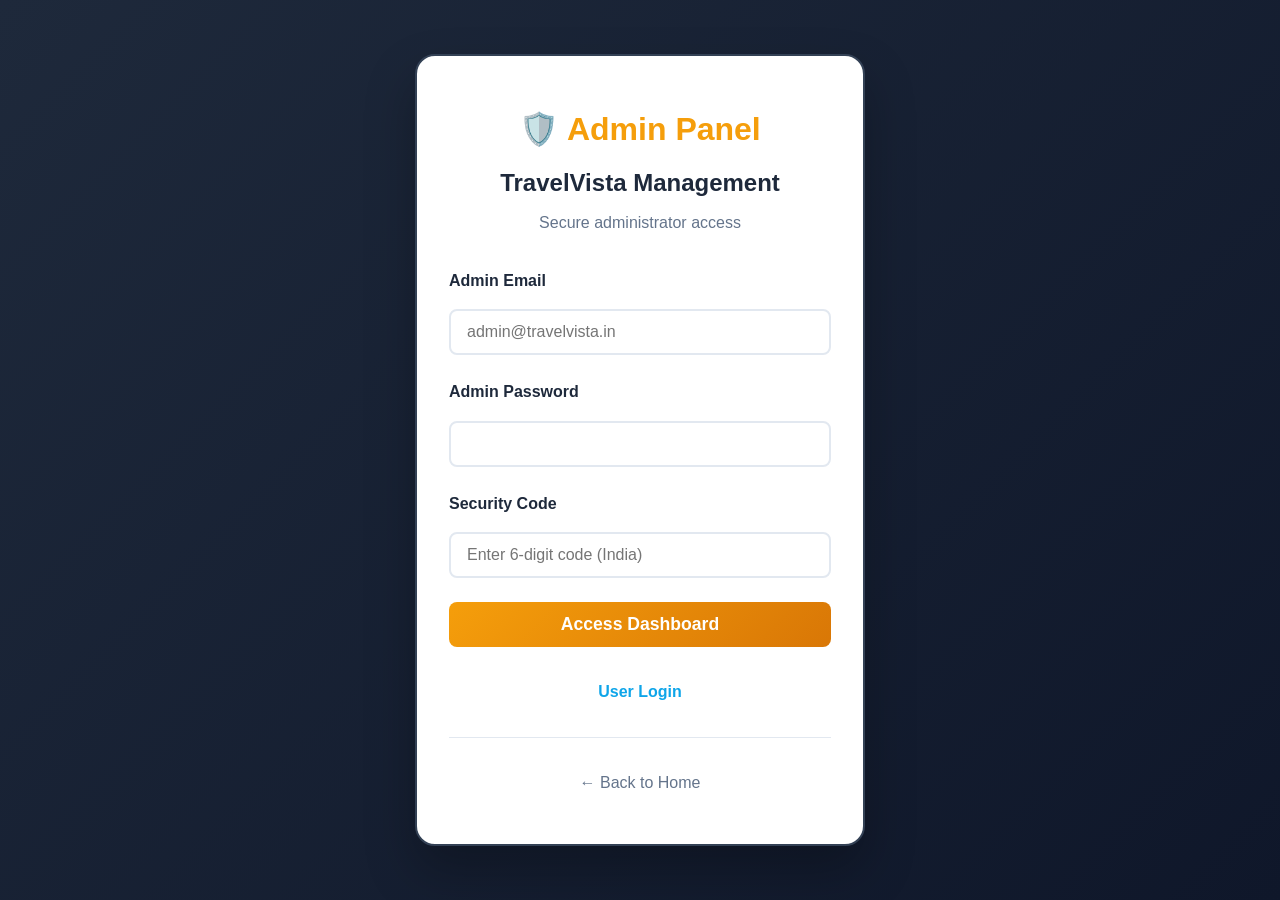
<file: admin-dashboard.html>
<!DOCTYPE html>
<html lang="en">
<head>
    <meta charset="UTF-8">
    <meta name="viewport" content="width=device-width, initial-scale=1.0">
    <title>Admin Dashboard - TravelVista</title>
    <link rel="stylesheet" href="styles/main.css">
    <link rel="stylesheet" href="styles/components.css">
    <link rel="stylesheet" href="styles/admin.css">
</head>
<body class="admin-body">
    <!-- Admin Header -->
    <header class="admin-header">
        <div class="admin-nav">
            <div class="admin-logo">
                <h2>🛡️ TravelVista Admin</h2>
            </div>
            <div class="admin-user">
                <span>Welcome, Admin</span>
                <a href="admin-login.html" class="logout-btn">Logout</a>
            </div>
        </div>
    </header>

    <div class="admin-container">
        <!-- Sidebar -->
        <aside class="admin-sidebar">
            <nav class="admin-menu">
                <a href="#dashboard" class="menu-item active" data-tab="dashboard">
                    📊 Dashboard
                </a>
                <a href="#packages" class="menu-item" data-tab="packages">
                    🎁 Manage Packages
                </a>
                <a href="#bookings" class="menu-item" data-tab="bookings">
                    📋 View Bookings
                </a>
                <a href="#users" class="menu-item" data-tab="users">
                    👥 Manage Users
                </a>
                <a href="#destinations" class="menu-item" data-tab="destinations">
                    🌍 Destinations
                </a>
                <a href="#reports" class="menu-item" data-tab="reports">
                    📈 Reports
                </a>
            </nav>
        </aside>

        <!-- Main Content -->
        <main class="admin-main">
            <!-- Dashboard Tab -->
            <div id="dashboard" class="admin-tab active">
                <div class="admin-header-section">
                    <h1>Dashboard Overview</h1>
                    <p>Welcome to the TravelVista management system</p>
                </div>

                <div class="dashboard-stats">
                    <div class="stat-card">
                        <div class="stat-icon">👥</div>
                        <div class="stat-info">
                            <h3>1,234</h3>
                            <p>Total Users</p>
                        </div>
                    </div>
                    <div class="stat-card">
                        <div class="stat-icon">📋</div>
                        <div class="stat-info">
                            <h3>567</h3>
                            <p>Active Bookings</p>
                        </div>
                    </div>
                    <div class="stat-card">
                        <div class="stat-icon">🎁</div>
                        <div class="stat-info">
                            <h3>24</h3>
                            <p>Total Packages</p>
                        </div>
                    </div>
                    <div class="stat-card">
                        <div class="stat-icon">💰</div>
                        <div class="stat-info">
                            <h3>₹7,45,000</h3>
                            <p>Monthly Revenue (INR)</p>
                        </div>
                    </div>
                </div>

                <div class="dashboard-charts">
                    <div class="chart-card">
                        <h3>Recent Bookings</h3>
                        <div class="recent-bookings">
                            <div class="booking-item">
                                <div class="booking-info">
                                    <strong>Sarah Johnson</strong>
                                    <strong>Rohit Sharma</strong>
                                    <p>Goa Beach Retreat - ₹15,000</p>
                                </div>
                                <div class="booking-status pending">Pending</div>
                            </div>
                            <div class="booking-item">
                                <div class="booking-info">
                                    <strong>Michael Chen</strong>
                                    <strong>Priya Singh</strong>
                                    <p>Kerala Backwaters Experience - ₹18,000</p>
                                </div>
                                <div class="booking-status confirmed">Confirmed</div>
                            </div>
                            <div class="booking-item">
                                <div class="booking-info">
                                    <strong>Emma Wilson</strong>
                                    <strong>Arjun Patel</strong>
                                    <p>Himalayan Adventure Trek - ₹22,000</p>
                                </div>
                                <div class="booking-status confirmed">Confirmed</div>
                            </div>
                        </div>
                    </div>

                    <div class="chart-card">
                        <h3>Popular Destinations</h3>
                        <div class="destination-stats">
                            <div class="destination-stat">
                                <span>Bali, Indonesia</span>
                                <div class="stat-bar">
                                    <div class="stat-fill" style="width: 85%"></div>
                                </div>
                                <span>85%</span>
                            </div>
                            <div class="destination-stat">
                                <span>Paris, France</span>
                                <div class="stat-bar">
                                    <div class="stat-fill" style="width: 72%"></div>
                                </div>
                                <span>72%</span>
                            </div>
                            <div class="destination-stat">
                                <span>Tokyo, Japan</span>
                                <div class="stat-bar">
                                    <div class="stat-fill" style="width: 68%"></div>
                                </div>
                                <span>68%</span>
                            </div>
                        </div>
                    </div>
                </div>
            </div>

            <!-- Packages Tab -->
            <div id="packages" class="admin-tab">
                <div class="admin-header-section">
                    <h1>Manage Packages</h1>
                    <button class="btn-primary" id="add-package-btn">Add New Package</button>
                </div>

                <div class="packages-table">
                    <table class="admin-table">
                        <thead>
                            <tr>
                                <th>Package Name</th>
                                <th>Destination</th>
                                <th>Duration</th>
                                <th>Price</th>
                                <th>Status</th>
                                <th>Actions</th>
                            </tr>
                        </thead>
                        <tbody>
                            <tr>
                                <td>Tropical Paradise Adventure</td>
                                <td>Bali, Indonesia</td>
                                <td>7 Days</td>
                                <td>$899</td>
                                <td><span class="status-badge active">Active</span></td>
                                <td class="table-actions">
                                    <button class="btn-edit">Edit</button>
                                    <button class="btn-delete">Delete</button>
                                </td>
                            </tr>
                            <tr>
                                <td>Romantic European Getaway</td>
                                <td>Paris, France</td>
                                <td>5 Days</td>
                                <td>$1,299</td>
                                <td><span class="status-badge active">Active</span></td>
                                <td class="table-actions">
                                    <button class="btn-edit">Edit</button>
                                    <button class="btn-delete">Delete</button>
                                </td>
                            </tr>
                            <tr>
                                <td>Greek Islands Explorer</td>
                                <td>Santorini, Greece</td>
                                <td>6 Days</td>
                                <td>$1,099</td>
                                <td><span class="status-badge active">Active</span></td>
                                <td class="table-actions">
                                    <button class="btn-edit">Edit</button>
                                    <button class="btn-delete">Delete</button>
                                </td>
                            </tr>
                        </tbody>
                    </table>
                </div>
            </div>

            <!-- Bookings Tab -->
            <div id="bookings" class="admin-tab">
                <div class="admin-header-section">
                    <h1>View Bookings</h1>
                    <div class="booking-filters">
                        <select>
                            <option>All Bookings</option>
                            <option>Pending</option>
                            <option>Confirmed</option>
                            <option>Completed</option>
                            <option>Cancelled</option>
                        </select>
                    </div>
                </div>

                <div class="bookings-table">
                    <table class="admin-table">
                        <thead>
                            <tr>
                                <th>Booking ID</th>
                                <th>Customer</th>
                                <th>Package</th>
                                <th>Travel Date</th>
                                <th>Travelers</th>
                                <th>Total</th>
                                <th>Status</th>
                                <th>Actions</th>
                            </tr>
                        </thead>
                        <tbody>
                            <tr>
                                <td>#BK001</td>
                                <td>Sarah Johnson<br><small>sarah@email.com</small></td>
                                <td>Tropical Paradise Adventure</td>
                                <td>2024-06-15</td>
                                <td>2</td>
                                <td>$1,798</td>
                                <td><span class="status-badge pending">Pending</span></td>
                                <td class="table-actions">
                                    <button class="btn-confirm">Confirm</button>
                                    <button class="btn-cancel">Cancel</button>
                                </td>
                            </tr>
                            <tr>
                                <td>#BK002</td>
                                <td>Michael Chen<br><small>michael@email.com</small></td>
                                <td>Japan Discovery Tour</td>
                                <td>2024-07-20</td>
                                <td>1</td>
                                <td>$1,899</td>
                                <td><span class="status-badge confirmed">Confirmed</span></td>
                                <td class="table-actions">
                                    <button class="btn-view">View</button>
                                    <button class="btn-cancel">Cancel</button>
                                </td>
                            </tr>
                        </tbody>
                    </table>
                </div>
            </div>

            <!-- Users Tab -->
            <div id="users" class="admin-tab">
                <div class="admin-header-section">
                    <h1>Manage Users</h1>
                    <div class="user-actions">
                        <input type="text" placeholder="Search users..." class="search-input">
                        <button class="btn-primary">Add User</button>
                    </div>
                </div>

                <div class="users-table">
                    <table class="admin-table">
                        <thead>
                            <tr>
                                <th>Name</th>
                                <th>Email</th>
                                <th>Phone</th>
                                <th>Join Date</th>
                                <th>Bookings</th>
                                <th>Status</th>
                                <th>Actions</th>
                            </tr>
                        </thead>
                        <tbody>
                            <tr>
                                <td>Sarah Johnson</td>
                                <td>sarah@email.com</td>
                                <td>+1 (555) 123-4567</td>
                                <td>2024-01-15</td>
                                <td>3</td>
                                <td><span class="status-badge active">Active</span></td>
                                <td class="table-actions">
                                    <button class="btn-edit">Edit</button>
                                    <button class="btn-delete">Delete</button>
                                </td>
                            </tr>
                            <tr>
                                <td>Michael Chen</td>
                                <td>michael@email.com</td>
                                <td>+1 (555) 987-6543</td>
                                <td>2024-02-20</td>
                                <td>1</td>
                                <td><span class="status-badge active">Active</span></td>
                                <td class="table-actions">
                                    <button class="btn-edit">Edit</button>
                                    <button class="btn-delete">Delete</button>
                                </td>
                            </tr>
                        </tbody>
                    </table>
                </div>
            </div>

            <!-- Destinations Tab -->
            <div id="destinations" class="admin-tab">
                <div class="admin-header-section">
                    <h1>Manage Destinations</h1>
                    <button class="btn-primary">Add New Destination</button>
                </div>

                <div class="destinations-grid">
                    <div class="destination-admin-card">
                        <img src="https://images.pexels.com/photos/457882/pexels-photo-457882.jpeg?auto=compress&cs=tinysrgb&w=300" alt="Bali">
                        <div class="destination-admin-info">
                            <h3>Bali, Indonesia</h3>
                            <p>4 Packages Available</p>
                            <div class="destination-admin-actions">
                                <button class="btn-edit">Edit</button>
                                <button class="btn-delete">Delete</button>
                            </div>
                        </div>
                    </div>

                    <div class="destination-admin-card">
                        <img src="https://images.pexels.com/photos/161853/paris-sunset-france-monument-161853.jpeg?auto=compress&cs=tinysrgb&w=300" alt="Paris">
                        <div class="destination-admin-info">
                            <h3>Paris, France</h3>
                            <p>2 Packages Available</p>
                            <div class="destination-admin-actions">
                                <button class="btn-edit">Edit</button>
                                <button class="btn-delete">Delete</button>
                            </div>
                        </div>
                    </div>

                    <div class="destination-admin-card">
                        <img src="https://images.pexels.com/photos/1285625/pexels-photo-1285625.jpeg?auto=compress&cs=tinysrgb&w=300" alt="Santorini">
                        <div class="destination-admin-info">
                            <h3>Santorini, Greece</h3>
                            <p>3 Packages Available</p>
                            <div class="destination-admin-actions">
                                <button class="btn-edit">Edit</button>
                                <button class="btn-delete">Delete</button>
                            </div>
                        </div>
                    </div>
                </div>
            </div>

            <!-- Reports Tab -->
            <div id="reports" class="admin-tab">
                <div class="admin-header-section">
                    <h1>Reports & Analytics</h1>
                    <div class="report-filters">
                        <select>
                            <option>Last 30 Days</option>
                            <option>Last 3 Months</option>
                            <option>Last 6 Months</option>
                            <option>Last Year</option>
                        </select>
                        <button class="btn-primary">Export Report</button>
                    </div>
                </div>

                <div class="reports-grid">
                    <div class="report-card">
                        <h3>Revenue Overview</h3>
                        <div class="report-stat">
                            <span class="stat-value">$89,450</span>
                            <span class="stat-change positive">+12.5%</span>
                        </div>
                        <p>Compared to last month</p>
                    </div>

                    <div class="report-card">
                        <h3>Booking Trends</h3>
                        <div class="report-stat">
                            <span class="stat-value">567</span>
                            <span class="stat-change positive">+8.3%</span>
                        </div>
                        <p>Total bookings this month</p>
                    </div>

                    <div class="report-card">
                        <h3>Customer Satisfaction</h3>
                        <div class="report-stat">
                            <span class="stat-value">4.8/5</span>
                            <span class="stat-change positive">+0.2</span>
                        </div>
                        <p>Average rating</p>
                    </div>

                    <div class="report-card">
                        <h3>Popular Packages</h3>
                        <div class="popular-packages-list">
                            <div class="package-stat">
                                <span>Tropical Paradise</span>
                                <span>45%</span>
                            </div>
                            <div class="package-stat">
                                <span>European Getaway</span>
                                <span>32%</span>
                            </div>
                            <div class="package-stat">
                                <span>Greek Islands</span>
                                <span>23%</span>
                            </div>
                        </div>
                    </div>
                </div>
            </div>
        </main>
    </div>

    <!-- Modals -->
    <div id="package-modal" class="modal">
        <div class="modal-content">
            <span class="close">&times;</span>
            <h2>Add New Package</h2>
            <form class="package-form">
                <!-- Add Package form posts to PHP backend for CRUD operations -->
                <form class="package-form" action="admin-package.php" method="POST">
                    <div class="form-row">
                        <div class="form-group">
                            <label>Package Name</label>
                            <input type="text" name="package_name" required>
                        </div>
                        <div class="form-group">
                            <label>Destination</label>
                            <input type="text" name="destination" required>
                        </div>
                    </div>
                    <div class="form-row">
                        <div class="form-group">
                            <label>Duration</label>
                            <input type="text" name="duration" placeholder="e.g., 7 Days" required>
                        </div>
                        <div class="form-group">
                            <label>Price</label>
                            <input type="number" name="price" min="0" step="0.01" required>
                        </div>
                    </div>
                    <div class="form-group">
                        <label>Description</label>
                        <textarea name="description" rows="4" required></textarea>
                    </div>
                    <div class="form-group">
                        <label>Image URL</label>
                        <input type="url" name="image_url">
                    </div>
                    <div class="modal-actions">
                        <button type="button" class="btn-cancel">Cancel</button>
                        <button type="submit" class="btn-primary">Add Package</button>
                    </div>
                </form>
        </div>
    </div>

    <script src="js/admin.js"></script>
</body>
</html>
</file>
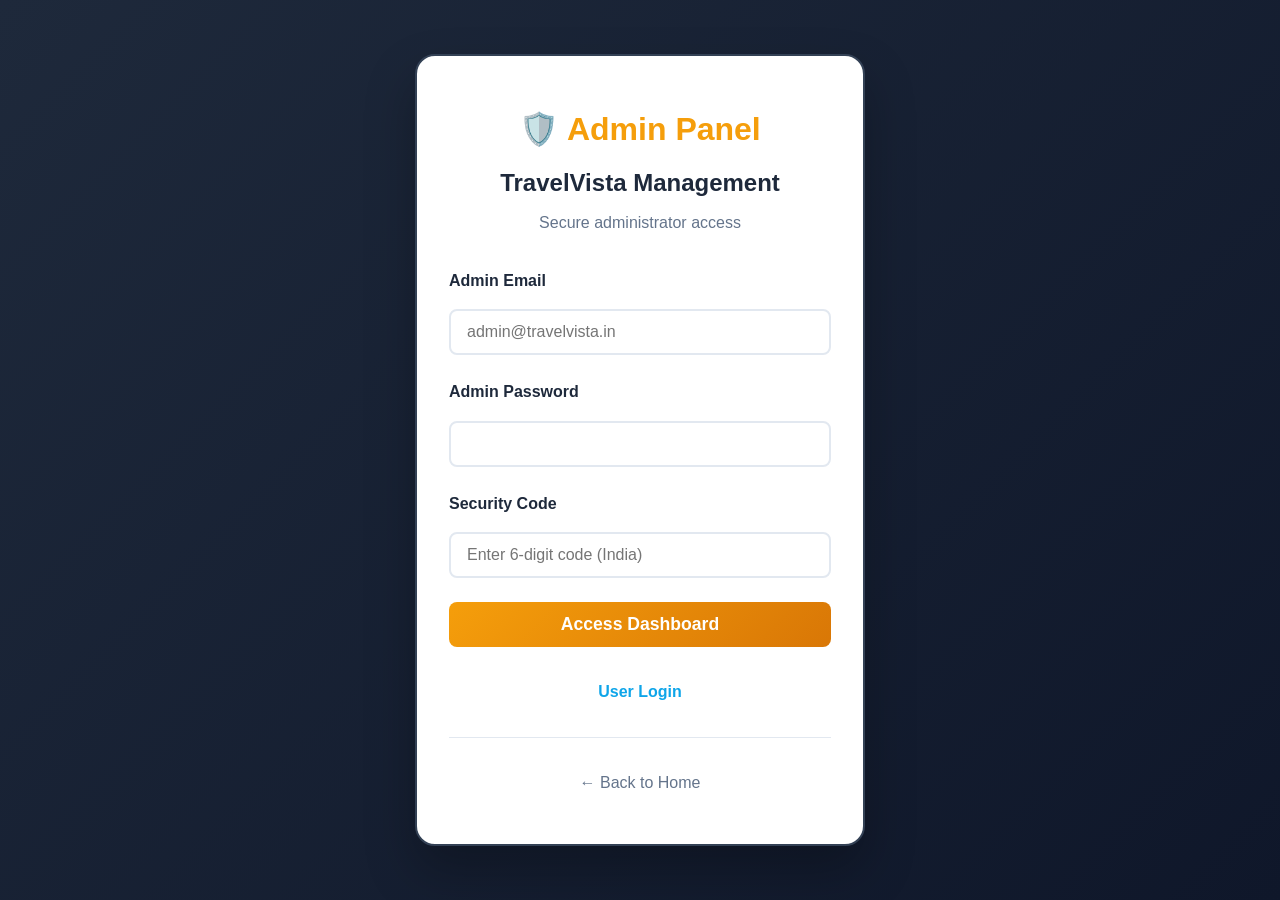
<file: admin-login.html>
<!DOCTYPE html>
<html lang="en">
<head>
    <meta charset="UTF-8">
    <meta name="viewport" content="width=device-width, initial-scale=1.0">
    <title>Admin Login - TravelVista</title>
    <link rel="stylesheet" href="styles/main.css">
    <link rel="stylesheet" href="styles/components.css">
    <link rel="stylesheet" href="styles/auth.css">
    <link rel="stylesheet" href="styles/admin.css">
</head>
<body class="auth-body admin-auth">
    <div class="auth-container">
        <div class="auth-card admin-card">
            <div class="auth-header">
                <h1>🛡️ Admin Panel</h1>
                <h2>TravelVista Management</h2>
                <p>Secure administrator access</p>
            </div>

            <form class="auth-form" id="admin-login-form">
                <div class="form-group">
                    <label for="admin-email">Admin Email</label>
                    <input type="email" id="admin-email" name="email" required placeholder="admin@travelvista.in">
                </div>

                <div class="form-group">
                    <label for="admin-password">Admin Password</label>
                    <input type="password" id="admin-password" name="password" required>
                </div>

                <div class="form-group">
                    <label for="admin-code">Security Code</label>
                    <input type="text" id="admin-code" name="security_code" placeholder="Enter 6-digit code (India)" required pattern="[0-9]{6}">
                </div>

                <button type="submit" class="btn-auth admin-btn">Access Dashboard</button>
            </form>

            <div class="auth-links">
                <p><a href="login.html">User Login</a></p>
            </div>

            <div class="auth-footer">
                <a href="index.html">← Back to Home</a>
            </div>
        </div>
    </div>

    <script src="js/admin-auth.js"></script>
</body>
</html>
</file>
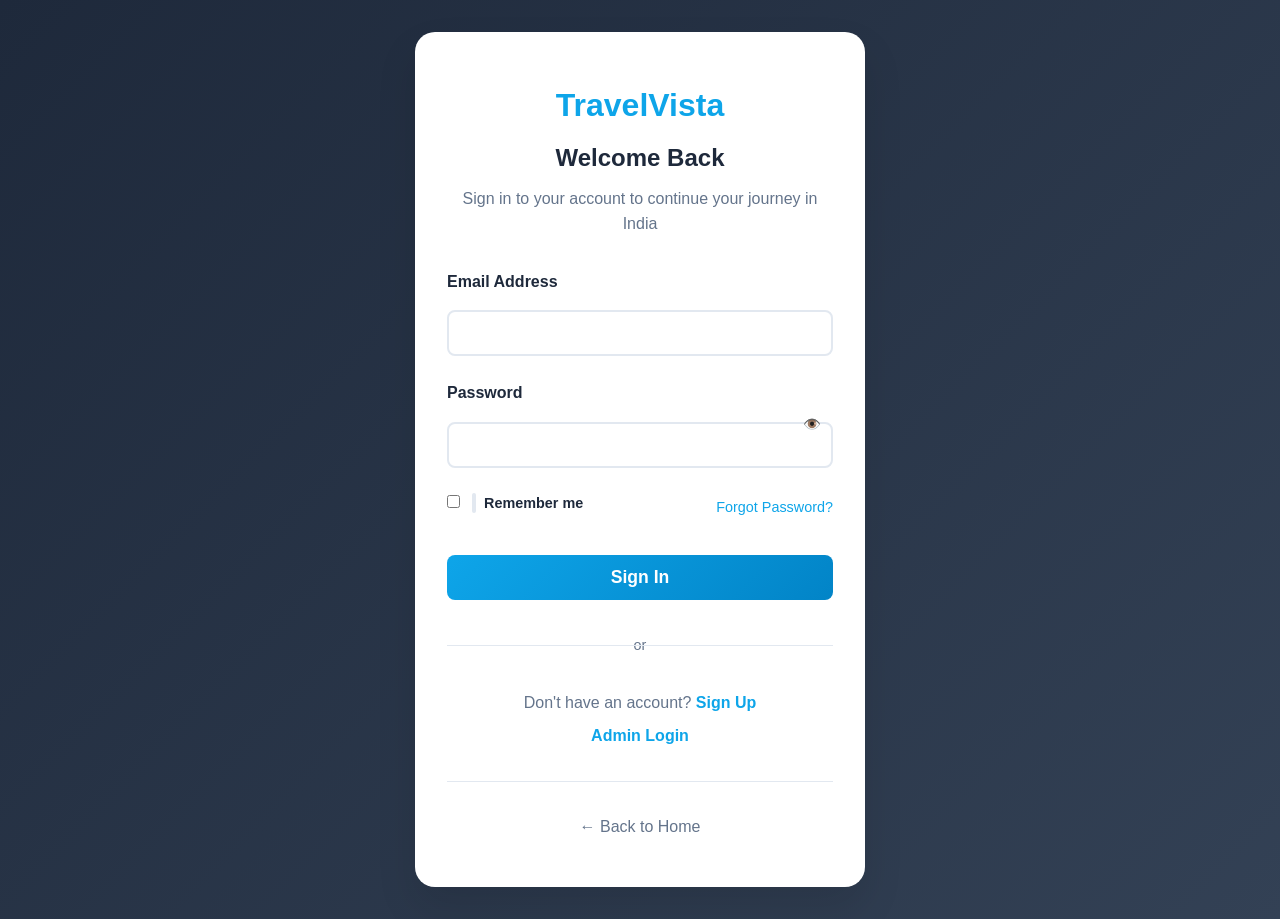
<file: login.html>
<!DOCTYPE html>
<html lang="en">
<head>
    <meta charset="UTF-8">
    <meta name="viewport" content="width=device-width, initial-scale=1.0">
    <title>Login - TravelVista</title>
    <link rel="stylesheet" href="styles/main.css">
    <link rel="stylesheet" href="styles/components.css">
    <link rel="stylesheet" href="styles/auth.css">
</head>
<body class="auth-body">
    <div class="auth-container">
        <div class="auth-card">
            <div class="auth-header">
                <h1>TravelVista</h1>
                <h2>Welcome Back</h2>
                <p>Sign in to your account to continue your journey in India</p>
            </div>

            <form class="auth-form" id="login-form">
                <!-- Login form posts to PHP backend for authentication -->
                <form class="auth-form" id="login-form" action="login.php" method="POST">
                    <div class="form-group">
                        <label for="login-email">Email Address</label>
                        <input type="email" id="login-email" name="email" required>
                    </div>
                    <div class="form-group">
                        <label for="login-password">Password</label>
                        <input type="password" id="login-password" name="password" required>
                    </div>
                    <div class="form-options">
                        <label class="checkbox">
                            <input type="checkbox" name="remember">
                            <span class="checkmark"></span>
                            Remember me
                        </label>
                        <a href="#" class="forgot-password">Forgot Password?</a>
                    </div>
                    <button type="submit" class="btn-auth">Sign In</button>
                </form>

            <div class="auth-divider">
                <span>or</span>
            </div>

            <div class="auth-links">
                <p>Don't have an account? <a href="signup.html">Sign Up</a></p>
                <p><a href="admin-login.html">Admin Login</a></p>
            </div>

            <div class="auth-footer">
                <a href="index.html">← Back to Home</a>
            </div>
        </div>
    </div>

    <script src="js/auth.js"></script>
</body>
</html>
</file>
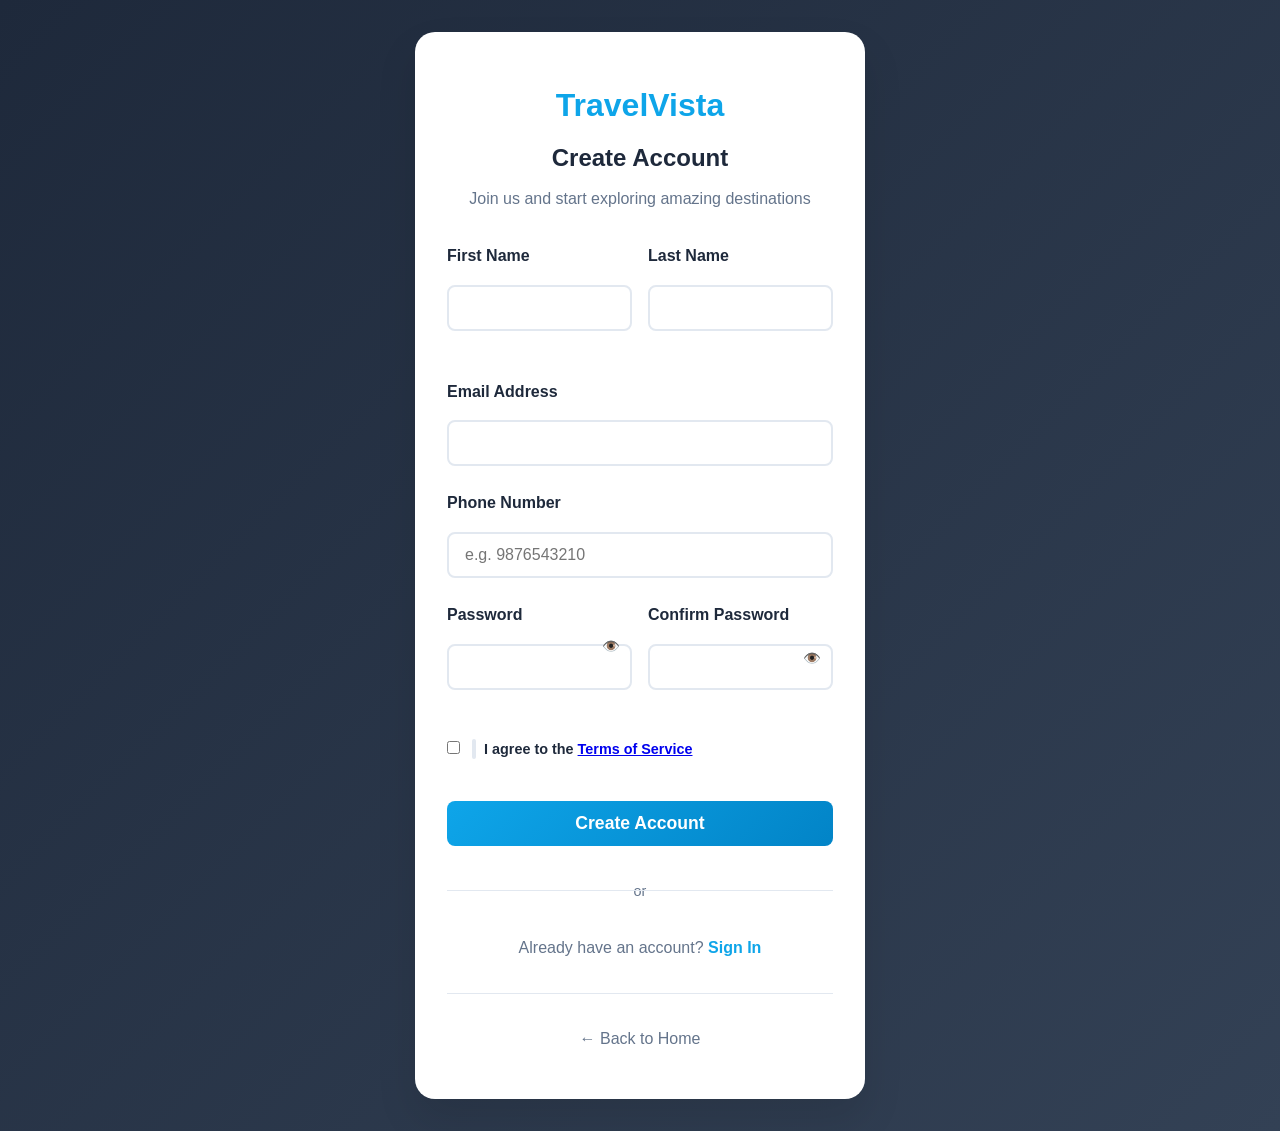
<file: signup.html>
<!DOCTYPE html>
<html lang="en">
<head>
    <meta charset="UTF-8">
    <meta name="viewport" content="width=device-width, initial-scale=1.0">
    <title>Sign Up - TravelVista</title>
    <link rel="stylesheet" href="styles/main.css">
    <link rel="stylesheet" href="styles/components.css">
    <link rel="stylesheet" href="styles/auth.css">
</head>
<body class="auth-body">
    <div class="auth-container">
        <div class="auth-card">
            <div class="auth-header">
                <h1>TravelVista</h1>
                <h2>Create Account</h2>
                <p>Join us and start exploring amazing destinations</p>
            </div>

            <form class="auth-form" id="signup-form">
                <!-- Signup form posts to PHP backend for registration -->
                <form class="auth-form" id="signup-form" action="signup.php" method="POST">
                    <div class="form-row">
                        <div class="form-group">
                            <label for="first-name">First Name</label>
                            <input type="text" id="first-name" name="first_name" required>
                        </div>
                        <div class="form-group">
                            <label for="last-name">Last Name</label>
                            <input type="text" id="last-name" name="last_name" required>
                        </div>
                    </div>
                    <div class="form-group">
                        <label for="signup-email">Email Address</label>
                        <input type="email" id="signup-email" name="email" required>
                    </div>
                    <div class="form-group">
                        <label for="signup-phone">Phone Number</label>
                        <!-- Indian phone number validation: 10 digits, starts with 6-9 -->
                        <input type="tel" id="signup-phone" name="phone" required pattern="[6-9]{1}[0-9]{9}" maxlength="10" placeholder="e.g. 9876543210">
                    </div>
                    <div class="form-row">
                        <div class="form-group">
                            <label for="signup-password">Password</label>
                            <input type="password" id="signup-password" name="password" required>
                        </div>
                        <div class="form-group">
                            <label for="confirm-password">Confirm Password</label>
                            <input type="password" id="confirm-password" name="confirm_password" required>
                        </div>
                    </div>
                    <div class="form-options">
                        <label class="checkbox">
                            <input type="checkbox" name="terms" required>
                            <span class="checkmark"></span>
                            I agree to the <a href="#" target="_blank">Terms of Service</a>
                        </label>
                    </div>
                    <button type="submit" class="btn-auth">Create Account</button>
                </form>

            <div class="auth-divider">
                <span>or</span>
            </div>

            <div class="auth-links">
                <p>Already have an account? <a href="login.html">Sign In</a></p>
            </div>

            <div class="auth-footer">
                <a href="index.html">← Back to Home</a>
            </div>
        </div>
    </div>

    <script src="js/auth.js"></script>
</body>
</html>
</file>
<file: styles/main.css>
/* Reset and Base Styles for TravelVista India */
/* All colors, fonts, and layouts are suitable for Indian users and INR currency */
* {
    margin: 0;
    padding: 0;
    box-sizing: border-box;
}

html {
    scroll-behavior: smooth;
}

body {
    font-family: -apple-system, BlinkMacSystemFont, 'Segoe UI', Roboto, Oxygen, Ubuntu, Cantarell, sans-serif;
    line-height: 1.6;
    color: #333;
    overflow-x: hidden;
}

/* Container */
.container {
    max-width: 1200px;
    margin: 0 auto;
    padding: 0 20px;
}

/* Header */
.header {
    position: fixed;
    top: 0;
    left: 0;
    right: 0;
    z-index: 1000;
    background: rgba(30, 41, 59, 0.95);
    backdrop-filter: blur(10px);
    transition: all 0.3s ease;
}

.navbar {
    padding: 1rem 0;
}

.nav-container {
    display: flex;
    justify-content: space-between;
    align-items: center;
    max-width: 1200px;
    margin: 0 auto;
    padding: 0 20px;
}

.nav-logo h2 {
    color: #0EA5E9;
    font-size: 1.8rem;
    font-weight: 700;
}

.nav-menu {
    display: flex;
    list-style: none;
    gap: 2rem;
}

.nav-link {
    color: white;
    text-decoration: none;
    font-weight: 500;
    transition: color 0.3s ease;
    position: relative;
}

.nav-link:hover {
    color: #0EA5E9;
}

.nav-link::after {
    content: '';
    position: absolute;
    bottom: -5px;
    left: 0;
    width: 0;
    height: 2px;
    background: #0EA5E9;
    transition: width 0.3s ease;
}

.nav-link:hover::after {
    width: 100%;
}

.btn-book-now {
    background: linear-gradient(135deg, #F59E0B, #D97706);
    color: white;
    padding: 0.75rem 1.5rem;
    border-radius: 50px;
    text-decoration: none;
    font-weight: 600;
    transition: all 0.3s ease;
    box-shadow: 0 4px 15px rgba(245, 158, 11, 0.3);
}

.btn-book-now:hover {
    transform: translateY(-2px);
    box-shadow: 0 8px 25px rgba(245, 158, 11, 0.4);
}

.hamburger {
    display: none;
    flex-direction: column;
    cursor: pointer;
}

.hamburger span {
    width: 25px;
    height: 3px;
    background: white;
    margin: 3px 0;
    transition: 0.3s;
}

/* Hero Section */
.hero {
    height: 100vh;
    background: linear-gradient(rgba(30, 41, 59, 0.4), rgba(30, 41, 59, 0.4)),
                url('https://images.pexels.com/photos/1371360/pexels-photo-1371360.jpeg?auto=compress&cs=tinysrgb&w=1920') center/cover;
    display: flex;
    align-items: center;
    justify-content: center;
    text-align: center;
    color: white;
    position: relative;
}

.hero-content {
    max-width: 800px;
    padding: 0 20px;
    z-index: 2;
}

.hero-title {
    font-size: 3.5rem;
    font-weight: 700;
    margin-bottom: 1rem;
    animation: fadeInUp 0.8s ease-out;
}

.hero-subtitle {
    font-size: 1.25rem;
    margin-bottom: 2rem;
    opacity: 0.9;
    animation: fadeInUp 0.8s ease-out 0.2s both;
}

.btn-primary {
    display: inline-block;
    background: linear-gradient(135deg, #0EA5E9, #0284C7);
    color: white;
    padding: 1rem 2rem;
    border-radius: 50px;
    text-decoration: none;
    font-weight: 600;
    font-size: 1.1rem;
    transition: all 0.3s ease;
    box-shadow: 0 4px 15px rgba(14, 165, 233, 0.3);
    animation: fadeInUp 0.8s ease-out 0.4s both;
}

.btn-primary:hover {
    transform: translateY(-3px);
    box-shadow: 0 8px 25px rgba(14, 165, 233, 0.4);
}

/* Sections */
.section-title {
    font-size: 2.5rem;
    font-weight: 700;
    text-align: center;
    margin-bottom: 1rem;
    color: #1E293B;
}

.section-subtitle {
    text-align: center;
    font-size: 1.1rem;
    color: #64748B;
    margin-bottom: 3rem;
    max-width: 600px;
    margin-left: auto;
    margin-right: auto;
}

/* Destinations Section */
.destinations {
    padding: 5rem 0;
    background: #F8FAFC;
}

.destinations-grid {
    display: grid;
    grid-template-columns: repeat(auto-fit, minmax(300px, 1fr));
    gap: 2rem;
    margin-top: 3rem;
}

.destination-card {
    background: white;
    border-radius: 15px;
    overflow: hidden;
    box-shadow: 0 4px 6px rgba(0, 0, 0, 0.1);
    transition: all 0.3s ease;
}

.destination-card:hover {
    transform: translateY(-10px);
    box-shadow: 0 20px 40px rgba(0, 0, 0, 0.15);
}

.destination-image {
    position: relative;
    overflow: hidden;
    height: 250px;
}

.destination-image img {
    width: 100%;
    height: 100%;
    object-fit: cover;
    transition: transform 0.3s ease;
}

.destination-card:hover .destination-image img {
    transform: scale(1.1);
}

.destination-overlay {
    position: absolute;
    top: 0;
    left: 0;
    right: 0;
    bottom: 0;
    background: rgba(30, 41, 59, 0.8);
    display: flex;
    align-items: center;
    justify-content: center;
    opacity: 0;
    transition: opacity 0.3s ease;
}

.destination-card:hover .destination-overlay {
    opacity: 1;
}

.btn-view-details {
    color: white;
    text-decoration: none;
    padding: 0.75rem 1.5rem;
    border: 2px solid white;
    border-radius: 25px;
    font-weight: 600;
    transition: all 0.3s ease;
}

.btn-view-details:hover {
    background: white;
    color: #1E293B;
}

.destination-info {
    padding: 1.5rem;
}

.destination-info h3 {
    font-size: 1.5rem;
    font-weight: 600;
    margin-bottom: 0.5rem;
    color: #1E293B;
}

.destination-price {
    font-size: 1.25rem;
    font-weight: 700;
    color: #0EA5E9;
    margin-bottom: 0.25rem;
}

.destination-duration {
    color: #64748B;
    font-size: 0.9rem;
}

/* Why Choose Us */
.why-choose-us {
    padding: 5rem 0;
    background: #1E293B;
    color: white;
}

.why-choose-us .section-title {
    color: white;
}

.features-grid {
    display: grid;
    grid-template-columns: repeat(auto-fit, minmax(250px, 1fr));
    gap: 3rem;
    margin-top: 3rem;
}

.feature {
    text-align: center;
    padding: 2rem;
}

.feature-icon {
    font-size: 3rem;
    margin-bottom: 1rem;
}

.feature h3 {
    font-size: 1.5rem;
    font-weight: 600;
    margin-bottom: 1rem;
    color: #0EA5E9;
}

.feature p {
    color: #CBD5E1;
    line-height: 1.6;
}

/* About Us */
.about-us {
    padding: 5rem 0;
    background: white;
}

.about-content {
    display: grid;
    grid-template-columns: 1fr 1fr;
    gap: 4rem;
    align-items: center;
}

.about-text h2 {
    font-size: 2.5rem;
    font-weight: 700;
    margin-bottom: 1.5rem;
    color: #1E293B;
}

.about-text p {
    margin-bottom: 1.5rem;
    color: #64748B;
    font-size: 1.1rem;
    line-height: 1.8;
}

.stats {
    display: flex;
    gap: 2rem;
    margin-top: 2rem;
}

.stat {
    text-align: center;
}

.stat h3 {
    font-size: 2rem;
    font-weight: 700;
    color: #0EA5E9;
    margin-bottom: 0.5rem;
}

.stat p {
    color: #64748B;
    font-weight: 500;
}

.about-image {
    position: relative;
}

.about-image img {
    width: 100%;
    border-radius: 15px;
    box-shadow: 0 10px 30px rgba(0, 0, 0, 0.1);
}

/* Packages Section */
.packages {
    padding: 5rem 0;
    background: #F8FAFC;
}

.package-filters {
    display: flex;
    gap: 2rem;
    justify-content: center;
    margin-bottom: 3rem;
    flex-wrap: wrap;
}

.filter-group {
    display: flex;
    flex-direction: column;
    gap: 0.5rem;
}

.filter-group label {
    font-weight: 600;
    color: #1E293B;
    font-size: 0.9rem;
}

.filter-group select {
    padding: 0.75rem 1rem;
    border: 2px solid #E2E8F0;
    border-radius: 8px;
    background: white;
    font-size: 1rem;
    min-width: 180px;
    transition: border-color 0.3s ease;
}

.filter-group select:focus {
    outline: none;
    border-color: #0EA5E9;
}

.packages-grid {
    display: grid;
    grid-template-columns: repeat(auto-fit, minmax(350px, 1fr));
    gap: 2rem;
}

.package-card {
    background: white;
    border-radius: 15px;
    overflow: hidden;
    box-shadow: 0 4px 6px rgba(0, 0, 0, 0.1);
    transition: all 0.3s ease;
}

.package-card:hover {
    transform: translateY(-5px);
    box-shadow: 0 15px 35px rgba(0, 0, 0, 0.15);
}

.package-image {
    position: relative;
    height: 200px;
    overflow: hidden;
}

.package-image img {
    width: 100%;
    height: 100%;
    object-fit: cover;
    transition: transform 0.3s ease;
}

.package-card:hover .package-image img {
    transform: scale(1.05);
}

.package-badge {
    position: absolute;
    top: 1rem;
    right: 1rem;
    background: linear-gradient(135deg, #F59E0B, #D97706);
    color: white;
    padding: 0.5rem 1rem;
    border-radius: 20px;
    font-size: 0.8rem;
    font-weight: 600;
}

.package-info {
    padding: 1.5rem;
}

.package-info h3 {
    font-size: 1.5rem;
    font-weight: 700;
    margin-bottom: 0.5rem;
    color: #1E293B;
}

.package-location {
    color: #64748B;
    font-size: 0.9rem;
    margin-bottom: 1rem;
}

.package-description {
    color: #64748B;
    line-height: 1.6;
    margin-bottom: 1.5rem;
}

.package-details {
    display: flex;
    justify-content: space-between;
    align-items: center;
    margin-bottom: 1.5rem;
}

.package-duration {
    font-size: 0.9rem;
    color: #64748B;
}

.package-price {
    font-size: 1.25rem;
    font-weight: 700;
    color: #0EA5E9;
}

.btn-book-package {
    width: 100%;
    text-align: center;
    background: linear-gradient(135deg, #0EA5E9, #0284C7);
    color: white;
    padding: 0.75rem 1rem;
    border-radius: 8px;
    text-decoration: none;
    font-weight: 600;
    transition: all 0.3s ease;
    display: block;
}

.btn-book-package:hover {
    background: linear-gradient(135deg, #0284C7, #0369A1);
    transform: translateY(-2px);
}

/* Animations */
@keyframes fadeInUp {
    from {
        opacity: 0;
        transform: translateY(30px);
    }
    to {
        opacity: 1;
        transform: translateY(0);
    }
}

@keyframes fadeIn {
    from {
        opacity: 0;
    }
    to {
        opacity: 1;
    }
}

/* Utility Classes */
.hidden {
    display: none !important;
}
</file>
<file: styles/components.css>
/* Form Styles for TravelVista India */
/* All booking, package, and contact forms are localized for Indian users and INR currency */
.booking-section {
    padding: 5rem 0;
    background: white;
}

.booking-form {
    max-width: 800px;
    margin: 0 auto;
    background: #F8FAFC;
    padding: 3rem;
    border-radius: 15px;
    box-shadow: 0 4px 6px rgba(0, 0, 0, 0.1);
}

.form-row {
    display: grid;
    grid-template-columns: 1fr 1fr;
    gap: 2rem;
    margin-bottom: 2rem;
}

.form-group {
    display: flex;
    flex-direction: column;
    gap: 0.5rem;
}

.form-group label {
    font-weight: 600;
    color: #1E293B;
    font-size: 1rem;
}

.form-group input,
.form-group select,
.form-group textarea {
    padding: 0.75rem 1rem;
    border: 2px solid #E2E8F0;
    border-radius: 8px;
    font-size: 1rem;
    transition: all 0.3s ease;
    background: white;
}

.form-group input:focus,
.form-group select:focus,
.form-group textarea:focus {
    outline: none;
    border-color: #0EA5E9;
    box-shadow: 0 0 0 3px rgba(14, 165, 233, 0.1);
}

.form-group input[type="date"] {
    color-scheme: light;
}

.form-group textarea {
    resize: vertical;
    min-height: 100px;
}

.btn-submit {
    width: 100%;
    background: linear-gradient(135deg, #0EA5E9, #0284C7);
    color: white;
    padding: 1rem 2rem;
    border: none;
    border-radius: 8px;
    font-size: 1.1rem;
    font-weight: 600;
    cursor: pointer;
    transition: all 0.3s ease;
    margin-top: 1rem;
}

.btn-submit:hover {
    background: linear-gradient(135deg, #0284C7, #0369A1);
    transform: translateY(-2px);
    box-shadow: 0 4px 15px rgba(14, 165, 233, 0.3);
}

/* Testimonials */
.testimonials {
    padding: 5rem 0;
    background: #1E293B;
    color: white;
}

.testimonials .section-title {
    color: white;
}

.testimonials-slider {
    position: relative;
    max-width: 800px;
    margin: 0 auto;
    overflow: hidden;
}

.testimonial {
    display: none;
    text-align: center;
    padding: 2rem;
}

.testimonial.active {
    display: block;
    animation: fadeIn 0.5s ease;
}

.testimonial-content p {
    font-size: 1.25rem;
    line-height: 1.8;
    font-style: italic;
    margin-bottom: 2rem;
    color: #CBD5E1;
}

.testimonial-author {
    display: flex;
    align-items: center;
    justify-content: center;
    gap: 1rem;
}

.testimonial-author img {
    width: 60px;
    height: 60px;
    border-radius: 50%;
    object-fit: cover;
}

.author-info h4 {
    font-size: 1.1rem;
    font-weight: 600;
    color: #0EA5E9;
}

.rating {
    font-size: 1rem;
    margin-top: 0.25rem;
}

.testimonial-nav {
    display: flex;
    justify-content: center;
    gap: 1rem;
    margin-top: 2rem;
}

.nav-dot {
    width: 12px;
    height: 12px;
    border-radius: 50%;
    border: none;
    background: rgba(255, 255, 255, 0.3);
    cursor: pointer;
    transition: all 0.3s ease;
}

.nav-dot.active,
.nav-dot:hover {
    background: #0EA5E9;
}

/* Contact Section */
.contact {
    padding: 5rem 0;
    background: #F8FAFC;
}

.contact-content {
    display: grid;
    grid-template-columns: 1fr 1fr;
    gap: 4rem;
    max-width: 1000px;
    margin: 0 auto;
}

.contact-info h3 {
    font-size: 1.8rem;
    font-weight: 700;
    margin-bottom: 2rem;
    color: #1E293B;
}

.contact-item {
    margin-bottom: 1.5rem;
}

.contact-item strong {
    color: #1E293B;
    font-size: 1.1rem;
    display: block;
    margin-bottom: 0.5rem;
}

.contact-item p {
    color: #64748B;
    line-height: 1.6;
}

.contact-form {
    background: white;
    padding: 2rem;
    border-radius: 15px;
    box-shadow: 0 4px 6px rgba(0, 0, 0, 0.1);
}

/* Footer */
.footer {
    background: #1E293B;
    color: white;
    padding: 3rem 0 1rem;
}

.footer-content {
    display: grid;
    grid-template-columns: 2fr 1fr 1fr;
    gap: 3rem;
    margin-bottom: 2rem;
}

.footer-section h3 {
    font-size: 1.5rem;
    color: #0EA5E9;
    margin-bottom: 1rem;
}

.footer-section h4 {
    font-size: 1.2rem;
    color: white;
    margin-bottom: 1rem;
}

.footer-section p {
    color: #CBD5E1;
    line-height: 1.6;
}

.footer-section ul {
    list-style: none;
}

.footer-section ul li {
    margin-bottom: 0.5rem;
}

.footer-section ul li a {
    color: #CBD5E1;
    text-decoration: none;
    transition: color 0.3s ease;
}

.footer-section ul li a:hover {
    color: #0EA5E9;
}

.social-links {
    display: flex;
    flex-direction: column;
    gap: 0.5rem;
}

.social-link {
    color: #CBD5E1;
    text-decoration: none;
    transition: color 0.3s ease;
}

.social-link:hover {
    color: #0EA5E9;
}

.footer-bottom {
    border-top: 1px solid #374151;
    padding-top: 2rem;
    text-align: center;
    color: #94A3B8;
}

/* Button Variations */
.btn-secondary {
    background: white;
    color: #0EA5E9;
    border: 2px solid #0EA5E9;
    padding: 0.75rem 1.5rem;
    border-radius: 8px;
    text-decoration: none;
    font-weight: 600;
    transition: all 0.3s ease;
    display: inline-block;
}

.btn-secondary:hover {
    background: #0EA5E9;
    color: white;
}

.btn-outline {
    background: transparent;
    color: #0EA5E9;
    border: 2px solid #0EA5E9;
    padding: 0.75rem 1.5rem;
    border-radius: 8px;
    text-decoration: none;
    font-weight: 600;
    transition: all 0.3s ease;
    display: inline-block;
}

.btn-outline:hover {
    background: #0EA5E9;
    color: white;
    transform: translateY(-2px);
}

/* Loading States */
.loading {
    position: relative;
    pointer-events: none;
}

.loading::after {
    content: '';
    position: absolute;
    top: 50%;
    left: 50%;
    width: 20px;
    height: 20px;
    border: 2px solid #ffffff;
    border-top: 2px solid transparent;
    border-radius: 50%;
    animation: spin 1s linear infinite;
    transform: translate(-50%, -50%);
}

@keyframes spin {
    0% { transform: translate(-50%, -50%) rotate(0deg); }
    100% { transform: translate(-50%, -50%) rotate(360deg); }
}

/* Alert Messages */
.alert {
    padding: 1rem 1.5rem;
    border-radius: 8px;
    margin-bottom: 1rem;
    font-weight: 500;
}

.alert-success {
    background: #ECFDF5;
    color: #065F46;
    border: 1px solid #A7F3D0;
}

.alert-error {
    background: #FEF2F2;
    color: #991B1B;
    border: 1px solid #FECACA;
}

.alert-warning {
    background: #FFFBEB;
    color: #92400E;
    border: 1px solid #FDE68A;
}

.alert-info {
    background: #EFF6FF;
    color: #1E40AF;
    border: 1px solid #BFDBFE;
}
</file>
<file: styles/admin.css>
/* Admin Dashboard Styles for TravelVista India */
/* All admin dashboard layouts, colors, and tables are localized for Indian users and INR currency */
.admin-body {
    background: #F1F5F9;
    color: #1E293B;
    font-family: -apple-system, BlinkMacSystemFont, 'Segoe UI', Roboto, sans-serif;
}

.admin-header {
    background: #1E293B;
    color: white;
    padding: 1rem 0;
    position: fixed;
    top: 0;
    left: 0;
    right: 0;
    z-index: 1000;
    box-shadow: 0 2px 10px rgba(0, 0, 0, 0.1);
}

.admin-nav {
    max-width: 1200px;
    margin: 0 auto;
    padding: 0 2rem;
    display: flex;
    justify-content: space-between;
    align-items: center;
}

.admin-logo h2 {
    color: #F59E0B;
    font-size: 1.5rem;
    font-weight: 700;
}

.admin-user {
    display: flex;
    align-items: center;
    gap: 1rem;
}

.logout-btn {
    background: #EF4444;
    color: white;
    padding: 0.5rem 1rem;
    border-radius: 6px;
    text-decoration: none;
    font-size: 0.9rem;
    transition: background 0.3s ease;
}

.logout-btn:hover {
    background: #DC2626;
}

.admin-container {
    display: flex;
    margin-top: 80px;
    min-height: calc(100vh - 80px);
}

/* Sidebar */
.admin-sidebar {
    width: 250px;
    background: white;
    box-shadow: 2px 0 10px rgba(0, 0, 0, 0.1);
    position: fixed;
    height: calc(100vh - 80px);
    overflow-y: auto;
}

.admin-menu {
    padding: 2rem 0;
}

.menu-item {
    display: block;
    padding: 1rem 2rem;
    color: #64748B;
    text-decoration: none;
    transition: all 0.3s ease;
    border-left: 3px solid transparent;
}

.menu-item:hover {
    background: #F1F5F9;
    color: #0EA5E9;
}

.menu-item.active {
    background: #EFF6FF;
    color: #0EA5E9;
    border-left-color: #0EA5E9;
    font-weight: 600;
}

/* Main Content */
.admin-main {
    flex: 1;
    margin-left: 250px;
    padding: 2rem;
}

.admin-header-section {
    display: flex;
    justify-content: space-between;
    align-items: center;
    margin-bottom: 2rem;
    padding-bottom: 1rem;
    border-bottom: 2px solid #E2E8F0;
}

.admin-header-section h1 {
    font-size: 2rem;
    font-weight: 700;
    color: #1E293B;
}

.admin-header-section p {
    color: #64748B;
    margin-top: 0.5rem;
}

/* Tabs */
.admin-tab {
    display: none;
}

.admin-tab.active {
    display: block;
    animation: fadeIn 0.3s ease;
}

/* Dashboard Stats */
.dashboard-stats {
    display: grid;
    grid-template-columns: repeat(auto-fit, minmax(250px, 1fr));
    gap: 1.5rem;
    margin-bottom: 3rem;
}

.stat-card {
    background: white;
    padding: 2rem;
    border-radius: 10px;
    box-shadow: 0 2px 10px rgba(0, 0, 0, 0.1);
    display: flex;
    align-items: center;
    gap: 1rem;
    transition: transform 0.3s ease;
}

.stat-card:hover {
    transform: translateY(-2px);
}

.stat-icon {
    font-size: 2.5rem;
    opacity: 0.8;
}

.stat-info h3 {
    font-size: 2rem;
    font-weight: 700;
    color: #1E293B;
    margin-bottom: 0.25rem;
}

.stat-info p {
    color: #64748B;
    font-size: 0.9rem;
}

/* Dashboard Charts */
.dashboard-charts {
    display: grid;
    grid-template-columns: 1fr 1fr;
    gap: 2rem;
}

.chart-card {
    background: white;
    padding: 2rem;
    border-radius: 10px;
    box-shadow: 0 2px 10px rgba(0, 0, 0, 0.1);
}

.chart-card h3 {
    font-size: 1.25rem;
    font-weight: 600;
    color: #1E293B;
    margin-bottom: 1.5rem;
}

/* Recent Bookings */
.recent-bookings {
    display: flex;
    flex-direction: column;
    gap: 1rem;
}

.booking-item {
    display: flex;
    justify-content: space-between;
    align-items: center;
    padding: 1rem;
    background: #F8FAFC;
    border-radius: 8px;
}

.booking-info strong {
    color: #1E293B;
    font-size: 1rem;
}

.booking-info p {
    color: #64748B;
    font-size: 0.9rem;
    margin: 0;
}

.booking-status {
    padding: 0.25rem 0.75rem;
    border-radius: 20px;
    font-size: 0.8rem;
    font-weight: 600;
}

.booking-status.pending {
    background: #FEF3C7;
    color: #92400E;
}

.booking-status.confirmed {
    background: #D1FAE5;
    color: #065F46;
}

/* Destination Stats */
.destination-stats {
    display: flex;
    flex-direction: column;
    gap: 1rem;
}

.destination-stat {
    display: flex;
    align-items: center;
    gap: 1rem;
}

.destination-stat span:first-child {
    flex: 1;
    font-weight: 500;
    color: #1E293B;
}

.stat-bar {
    flex: 2;
    height: 8px;
    background: #E2E8F0;
    border-radius: 4px;
    overflow: hidden;
}

.stat-fill {
    height: 100%;
    background: linear-gradient(90deg, #0EA5E9, #0284C7);
    transition: width 0.3s ease;
}

.destination-stat span:last-child {
    font-weight: 600;
    color: #0EA5E9;
    min-width: 40px;
}

/* Tables */
.admin-table {
    width: 100%;
    background: white;
    border-radius: 10px;
    overflow: hidden;
    box-shadow: 0 2px 10px rgba(0, 0, 0, 0.1);
}

.admin-table th,
.admin-table td {
    padding: 1rem;
    text-align: left;
    border-bottom: 1px solid #E2E8F0;
}

.admin-table th {
    background: #F8FAFC;
    font-weight: 600;
    color: #1E293B;
    font-size: 0.9rem;
    text-transform: uppercase;
    letter-spacing: 0.5px;
}

.admin-table tbody tr:hover {
    background: #F8FAFC;
}

.table-actions {
    display: flex;
    gap: 0.5rem;
}

.btn-edit,
.btn-delete,
.btn-confirm,
.btn-cancel,
.btn-view {
    padding: 0.5rem 1rem;
    border: none;
    border-radius: 6px;
    font-size: 0.8rem;
    font-weight: 600;
    cursor: pointer;
    transition: all 0.3s ease;
    text-decoration: none;
    display: inline-block;
}

.btn-edit {
    background: #0EA5E9;
    color: white;
}

.btn-edit:hover {
    background: #0284C7;
}

.btn-delete,
.btn-cancel {
    background: #EF4444;
    color: white;
}

.btn-delete:hover,
.btn-cancel:hover {
    background: #DC2626;
}

.btn-confirm {
    background: #10B981;
    color: white;
}

.btn-confirm:hover {
    background: #059669;
}

.btn-view {
    background: #8B5CF6;
    color: white;
}

.btn-view:hover {
    background: #7C3AED;
}

/* Status Badges */
.status-badge {
    padding: 0.25rem 0.75rem;
    border-radius: 20px;
    font-size: 0.8rem;
    font-weight: 600;
}

.status-badge.active {
    background: #D1FAE5;
    color: #065F46;
}

.status-badge.inactive {
    background: #FEE2E2;
    color: #991B1B;
}

/* Filters and Actions */
.package-filters,
.booking-filters,
.user-actions,
.report-filters {
    display: flex;
    gap: 1rem;
    margin-bottom: 2rem;
    align-items: center;
    flex-wrap: wrap;
}

.search-input {
    padding: 0.5rem 1rem;
    border: 2px solid #E2E8F0;
    border-radius: 6px;
    font-size: 0.9rem;
    min-width: 200px;
}

.search-input:focus {
    outline: none;
    border-color: #0EA5E9;
}

/* Destinations Grid (Admin) */
.destinations-grid {
    display: grid;
    grid-template-columns: repeat(auto-fill, minmax(300px, 1fr));
    gap: 2rem;
}

.destination-admin-card {
    background: white;
    border-radius: 10px;
    overflow: hidden;
    box-shadow: 0 2px 10px rgba(0, 0, 0, 0.1);
    transition: transform 0.3s ease;
}

.destination-admin-card:hover {
    transform: translateY(-2px);
}

.destination-admin-card img {
    width: 100%;
    height: 200px;
    object-fit: cover;
}

.destination-admin-info {
    padding: 1.5rem;
}

.destination-admin-info h3 {
    font-size: 1.25rem;
    font-weight: 600;
    color: #1E293B;
    margin-bottom: 0.5rem;
}

.destination-admin-info p {
    color: #64748B;
    margin-bottom: 1rem;
}

.destination-admin-actions {
    display: flex;
    gap: 0.5rem;
}

/* Reports Grid */
.reports-grid {
    display: grid;
    grid-template-columns: repeat(auto-fit, minmax(300px, 1fr));
    gap: 2rem;
}

.report-card {
    background: white;
    padding: 2rem;
    border-radius: 10px;
    box-shadow: 0 2px 10px rgba(0, 0, 0, 0.1);
}

.report-card h3 {
    font-size: 1.25rem;
    font-weight: 600;
    color: #1E293B;
    margin-bottom: 1rem;
}

.report-stat {
    display: flex;
    align-items: center;
    gap: 1rem;
    margin-bottom: 0.5rem;
}

.stat-value {
    font-size: 2rem;
    font-weight: 700;
    color: #1E293B;
}

.stat-change {
    font-size: 0.9rem;
    font-weight: 600;
    padding: 0.25rem 0.5rem;
    border-radius: 4px;
}

.stat-change.positive {
    background: #D1FAE5;
    color: #065F46;
}

.stat-change.negative {
    background: #FEE2E2;
    color: #991B1B;
}

.popular-packages-list {
    display: flex;
    flex-direction: column;
    gap: 0.75rem;
}

.package-stat {
    display: flex;
    justify-content: space-between;
    align-items: center;
    padding: 0.5rem;
    background: #F8FAFC;
    border-radius: 6px;
}

/* Modal Styles */
.modal {
    display: none;
    position: fixed;
    top: 0;
    left: 0;
    width: 100%;
    height: 100%;
    background: rgba(0, 0, 0, 0.5);
    z-index: 2000;
}

.modal.active {
    display: flex;
    align-items: center;
    justify-content: center;
    animation: fadeIn 0.3s ease;
}

.modal-content {
    background: white;
    padding: 2rem;
    border-radius: 10px;
    box-shadow: 0 10px 30px rgba(0, 0, 0, 0.3);
    max-width: 600px;
    width: 90%;
    max-height: 80vh;
    overflow-y: auto;
    position: relative;
}

.modal-content .close {
    position: absolute;
    top: 1rem;
    right: 1rem;
    font-size: 1.5rem;
    cursor: pointer;
    color: #64748B;
    transition: color 0.3s ease;
}

.modal-content .close:hover {
    color: #1E293B;
}

.modal-content h2 {
    font-size: 1.5rem;
    font-weight: 600;
    color: #1E293B;
    margin-bottom: 2rem;
}

.package-form {
    display: flex;
    flex-direction: column;
    gap: 1.5rem;
}

.modal-actions {
    display: flex;
    gap: 1rem;
    justify-content: flex-end;
    margin-top: 2rem;
}

.btn-cancel {
    background: #64748B;
    color: white;
    padding: 0.75rem 1.5rem;
    border: none;
    border-radius: 6px;
    cursor: pointer;
    font-weight: 600;
    transition: background 0.3s ease;
}

.btn-cancel:hover {
    background: #475569;
}

/* Responsive Design */
@media (max-width: 768px) {
    .admin-sidebar {
        transform: translateX(-100%);
        transition: transform 0.3s ease;
    }
    
    .admin-sidebar.open {
        transform: translateX(0);
    }
    
    .admin-main {
        margin-left: 0;
    }
    
    .dashboard-stats {
        grid-template-columns: 1fr;
    }
    
    .dashboard-charts {
        grid-template-columns: 1fr;
    }
    
    .admin-header-section {
        flex-direction: column;
        gap: 1rem;
        align-items: flex-start;
    }
}
</file>
<file: styles/auth.css>
/* Authentication Pages for TravelVista India */
/* All authentication forms and styles are localized for Indian users */
.auth-body {
    background: linear-gradient(135deg, #1E293B 0%, #334155 100%);
    min-height: 100vh;
    display: flex;
    align-items: center;
    justify-content: center;
    padding: 2rem;
}

.auth-container {
    width: 100%;
    max-width: 450px;
}

.auth-card {
    background: white;
    padding: 3rem 2rem;
    border-radius: 20px;
    box-shadow: 0 20px 40px rgba(0, 0, 0, 0.1);
    animation: fadeInUp 0.6s ease-out;
}

.auth-header {
    text-align: center;
    margin-bottom: 2rem;
}

.auth-header h1 {
    font-size: 2rem;
    color: #0EA5E9;
    margin-bottom: 0.5rem;
    font-weight: 700;
}

.auth-header h2 {
    font-size: 1.5rem;
    color: #1E293B;
    margin-bottom: 0.5rem;
    font-weight: 600;
}

.auth-header p {
    color: #64748B;
    font-size: 1rem;
}

.auth-form {
    margin-bottom: 2rem;
}

.auth-form .form-row {
    display: grid;
    grid-template-columns: 1fr 1fr;
    gap: 1rem;
    margin-bottom: 1.5rem;
}

.auth-form .form-group {
    margin-bottom: 1.5rem;
}

.auth-form .form-group:last-child {
    margin-bottom: 0;
}

.auth-form label {
    display: block;
    color: #1E293B;
    font-weight: 600;
    margin-bottom: 0.5rem;
}

.auth-form input {
    width: 100%;
    padding: 0.75rem 1rem;
    border: 2px solid #E2E8F0;
    border-radius: 8px;
    font-size: 1rem;
    transition: all 0.3s ease;
    background: white;
}

.auth-form input:focus {
    outline: none;
    border-color: #0EA5E9;
    box-shadow: 0 0 0 3px rgba(14, 165, 233, 0.1);
}

.form-options {
    display: flex;
    justify-content: space-between;
    align-items: center;
    margin-bottom: 2rem;
    font-size: 0.9rem;
}

.checkbox {
    display: flex;
    align-items: center;
    cursor: pointer;
    color: #64748B;
    user-select: none;
}

.checkbox input[type="checkbox"] {
    width: auto;
    margin: 0;
    margin-right: 0.5rem;
}

.checkmark {
    width: 16px;
    height: 16px;
    border: 2px solid #E2E8F0;
    border-radius: 3px;
    margin-right: 0.5rem;
    position: relative;
    transition: all 0.3s ease;
}

.checkbox input[type="checkbox"]:checked + .checkmark {
    background: #0EA5E9;
    border-color: #0EA5E9;
}

.checkbox input[type="checkbox"]:checked + .checkmark::after {
    content: '✓';
    position: absolute;
    top: -2px;
    left: 2px;
    color: white;
    font-size: 12px;
    font-weight: bold;
}

.forgot-password {
    color: #0EA5E9;
    text-decoration: none;
    font-weight: 500;
    transition: color 0.3s ease;
}

.forgot-password:hover {
    color: #0284C7;
}

.btn-auth {
    width: 100%;
    background: linear-gradient(135deg, #0EA5E9, #0284C7);
    color: white;
    padding: 0.75rem 1rem;
    border: none;
    border-radius: 8px;
    font-size: 1.1rem;
    font-weight: 600;
    cursor: pointer;
    transition: all 0.3s ease;
}

.btn-auth:hover {
    background: linear-gradient(135deg, #0284C7, #0369A1);
    transform: translateY(-2px);
    box-shadow: 0 4px 15px rgba(14, 165, 233, 0.3);
}

.auth-divider {
    position: relative;
    text-align: center;
    margin: 2rem 0;
}

.auth-divider::before {
    content: '';
    position: absolute;
    top: 50%;
    left: 0;
    right: 0;
    height: 1px;
    background: #E2E8F0;
}

.auth-divider span {
    background: white;
    padding: 0 1rem;
    color: #64748B;
    font-size: 0.9rem;
}

.auth-links {
    text-align: center;
}

.auth-links p {
    margin-bottom: 0.5rem;
    color: #64748B;
}

.auth-links a {
    color: #0EA5E9;
    text-decoration: none;
    font-weight: 600;
    transition: color 0.3s ease;
}

.auth-links a:hover {
    color: #0284C7;
}

.auth-footer {
    text-align: center;
    margin-top: 2rem;
    padding-top: 2rem;
    border-top: 1px solid #E2E8F0;
}

.auth-footer a {
    color: #64748B;
    text-decoration: none;
    font-weight: 500;
    transition: color 0.3s ease;
}

.auth-footer a:hover {
    color: #0EA5E9;
}

/* Admin Authentication */
.admin-auth {
    background: linear-gradient(135deg, #1E293B 0%, #0F172A 100%);
}

.admin-card {
    border: 2px solid #334155;
    box-shadow: 0 25px 50px rgba(0, 0, 0, 0.25);
}

.admin-card .auth-header h1 {
    color: #F59E0B;
}

.admin-btn {
    background: linear-gradient(135deg, #F59E0B, #D97706);
}

.admin-btn:hover {
    background: linear-gradient(135deg, #D97706, #B45309);
}
</file>
